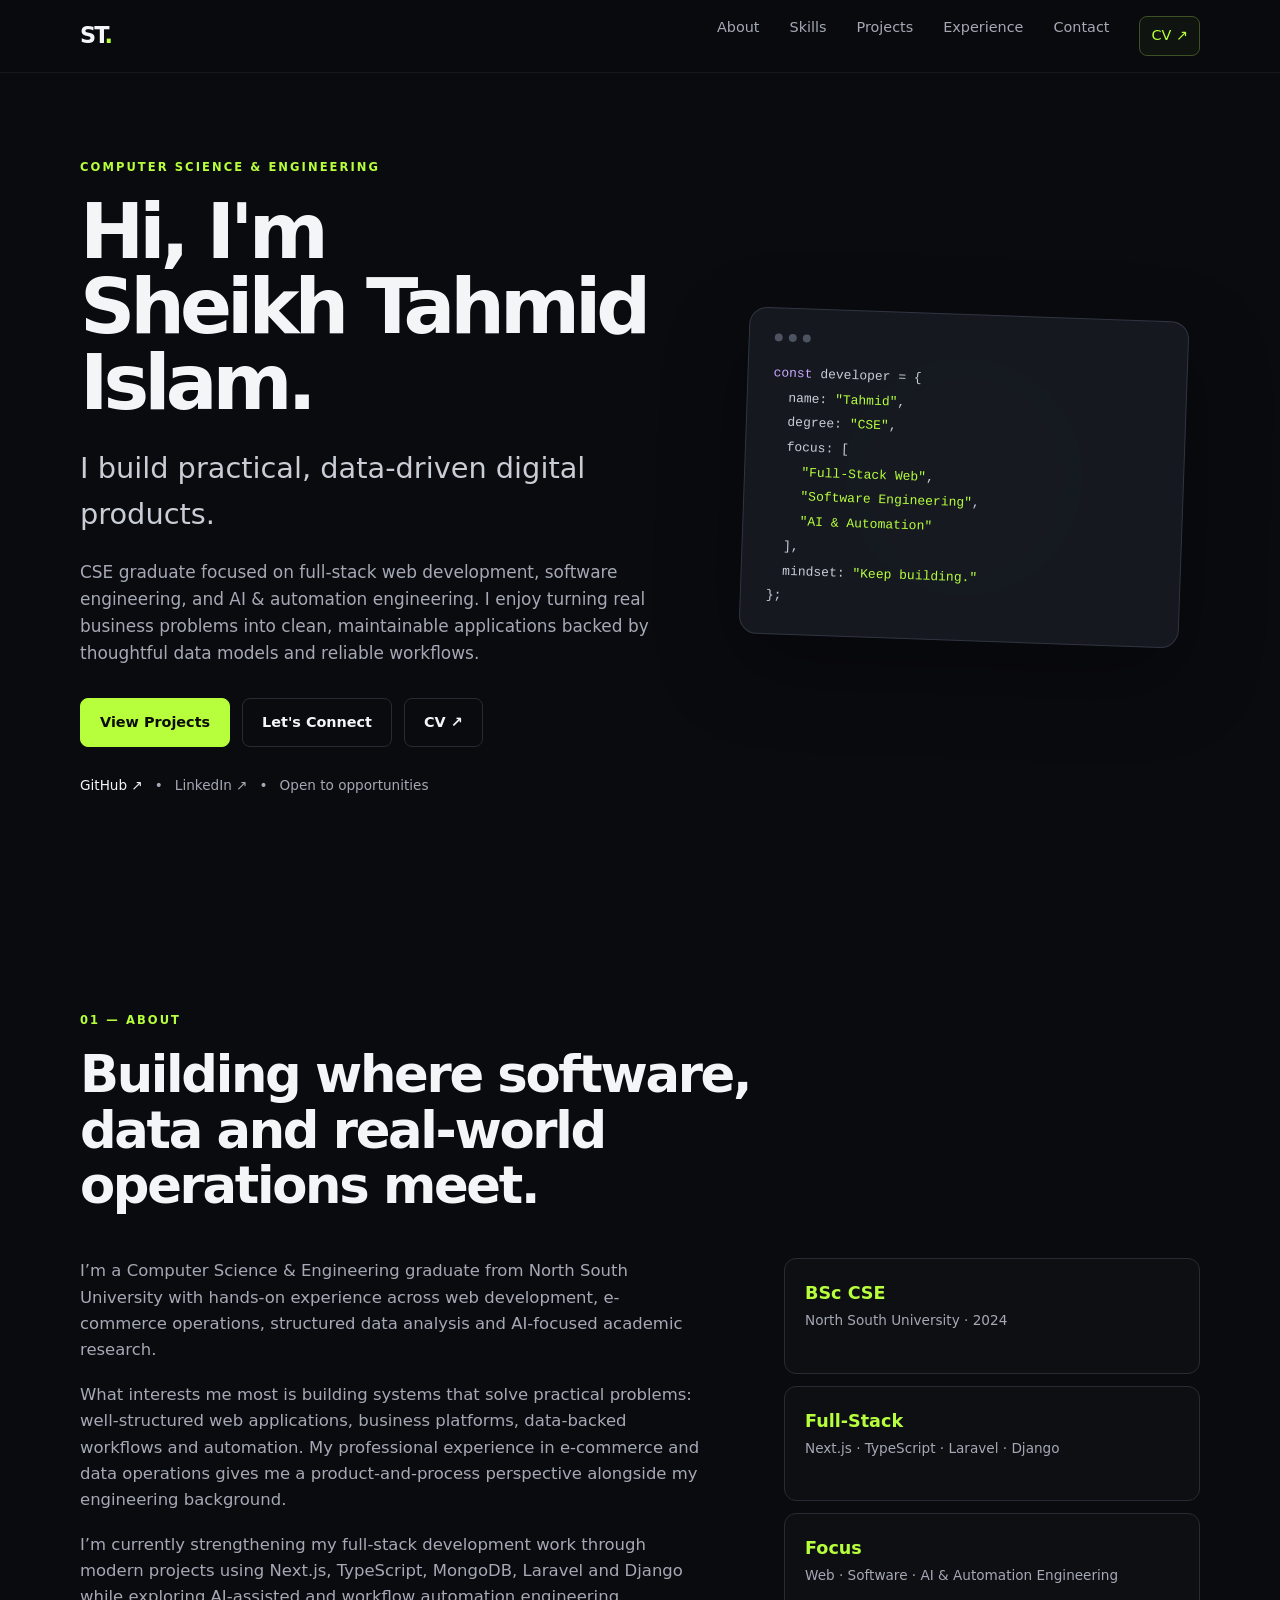
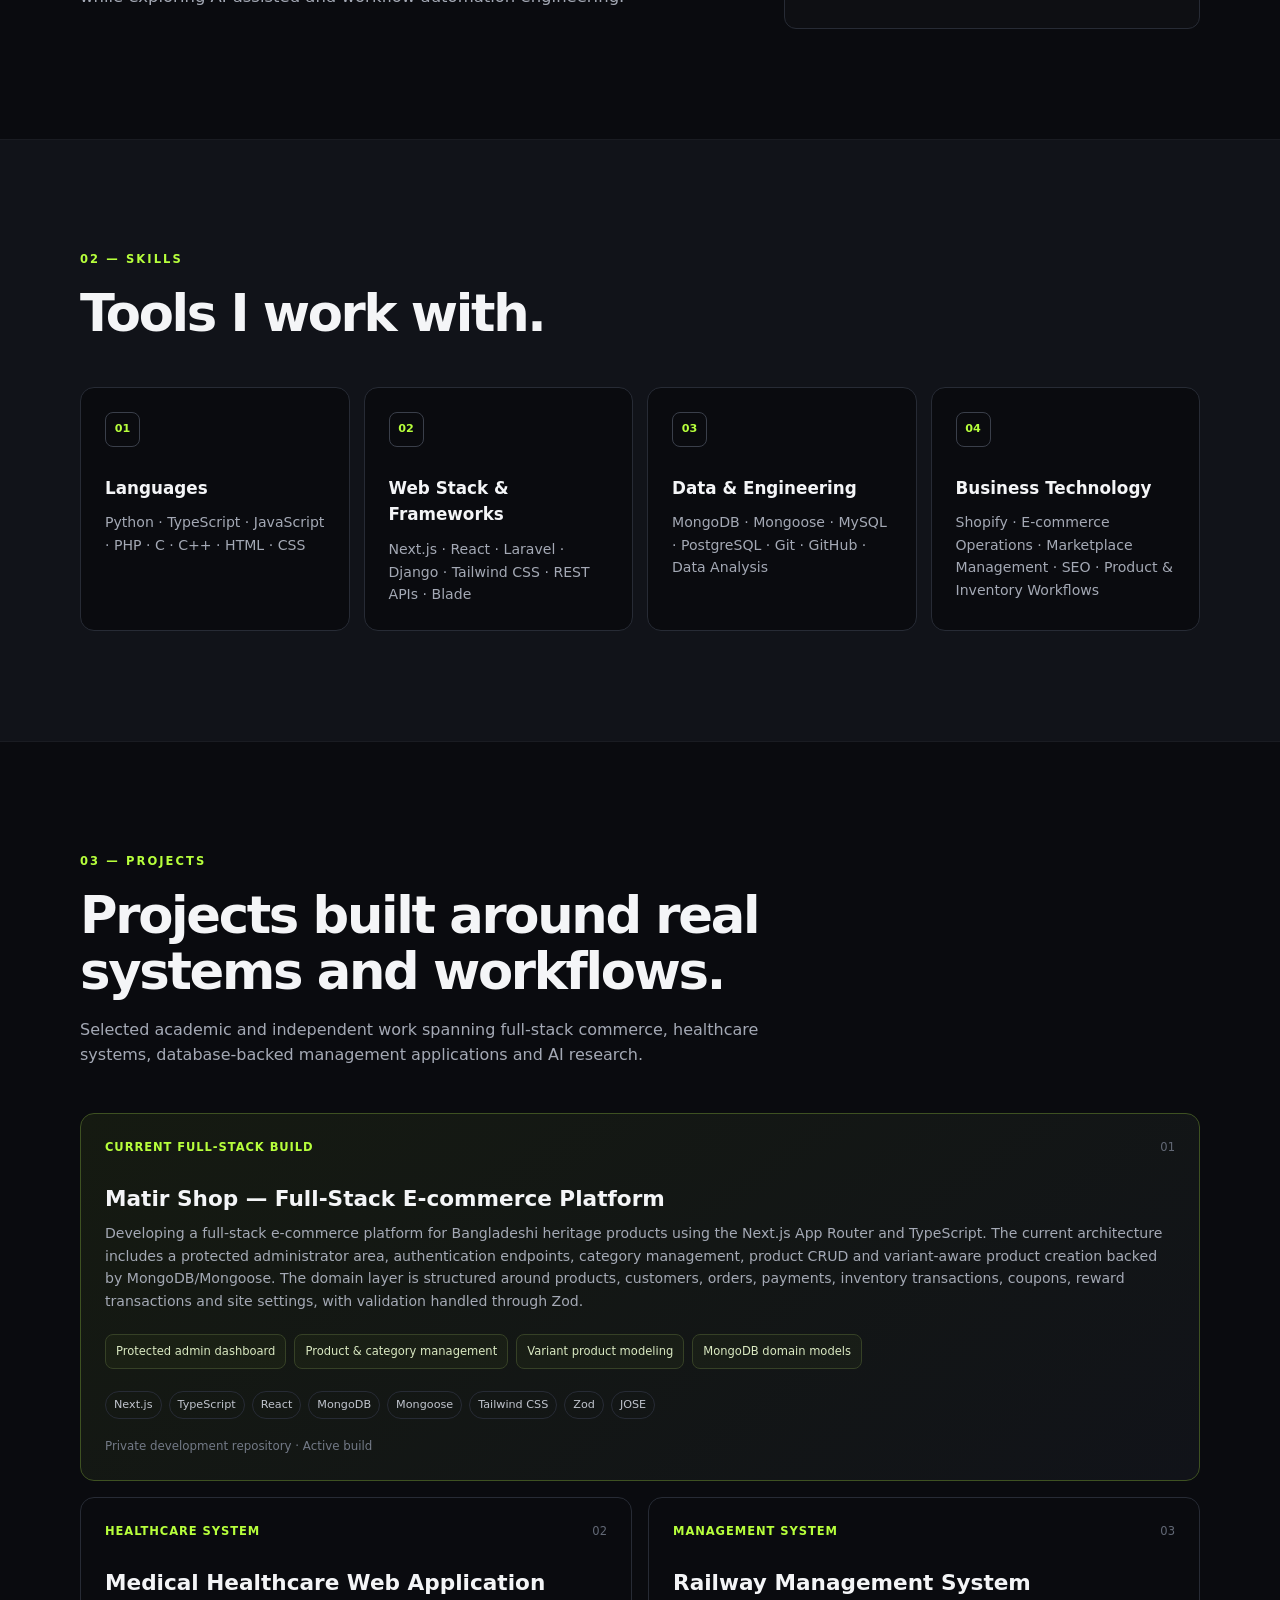
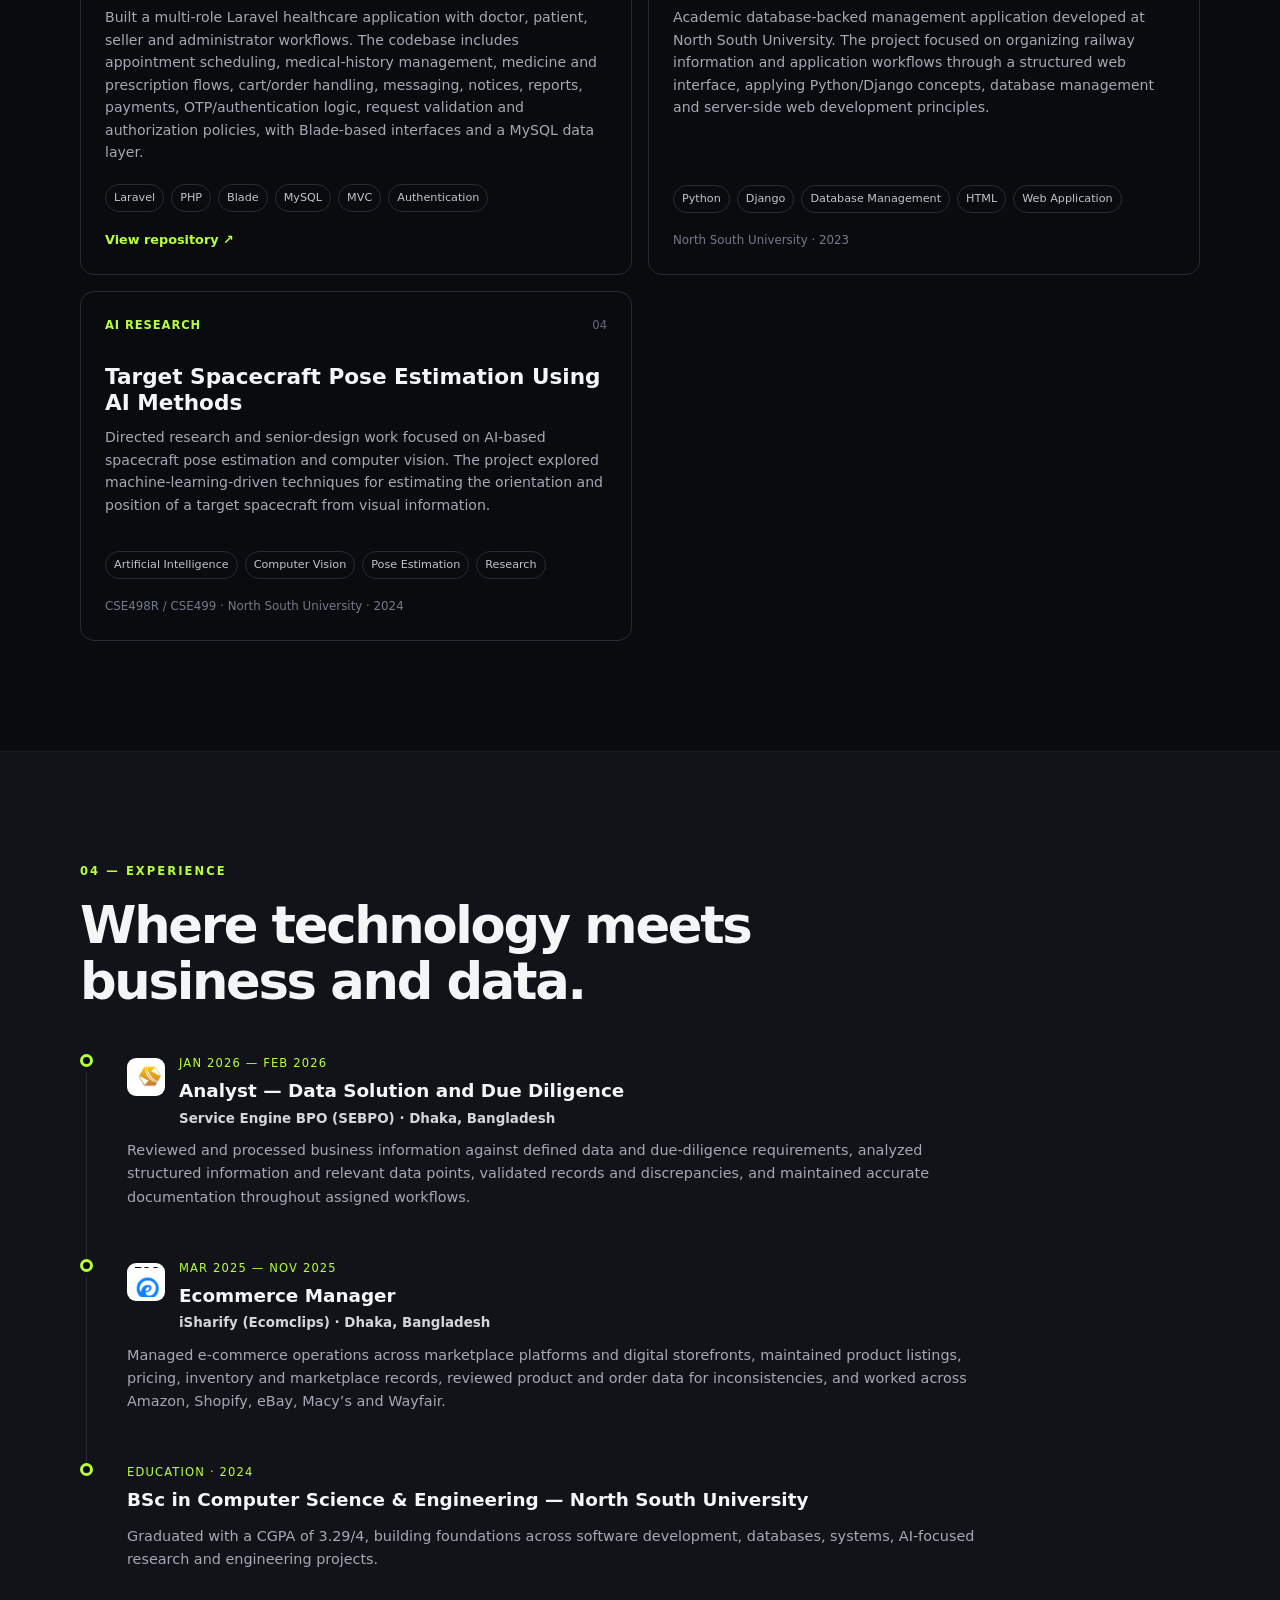
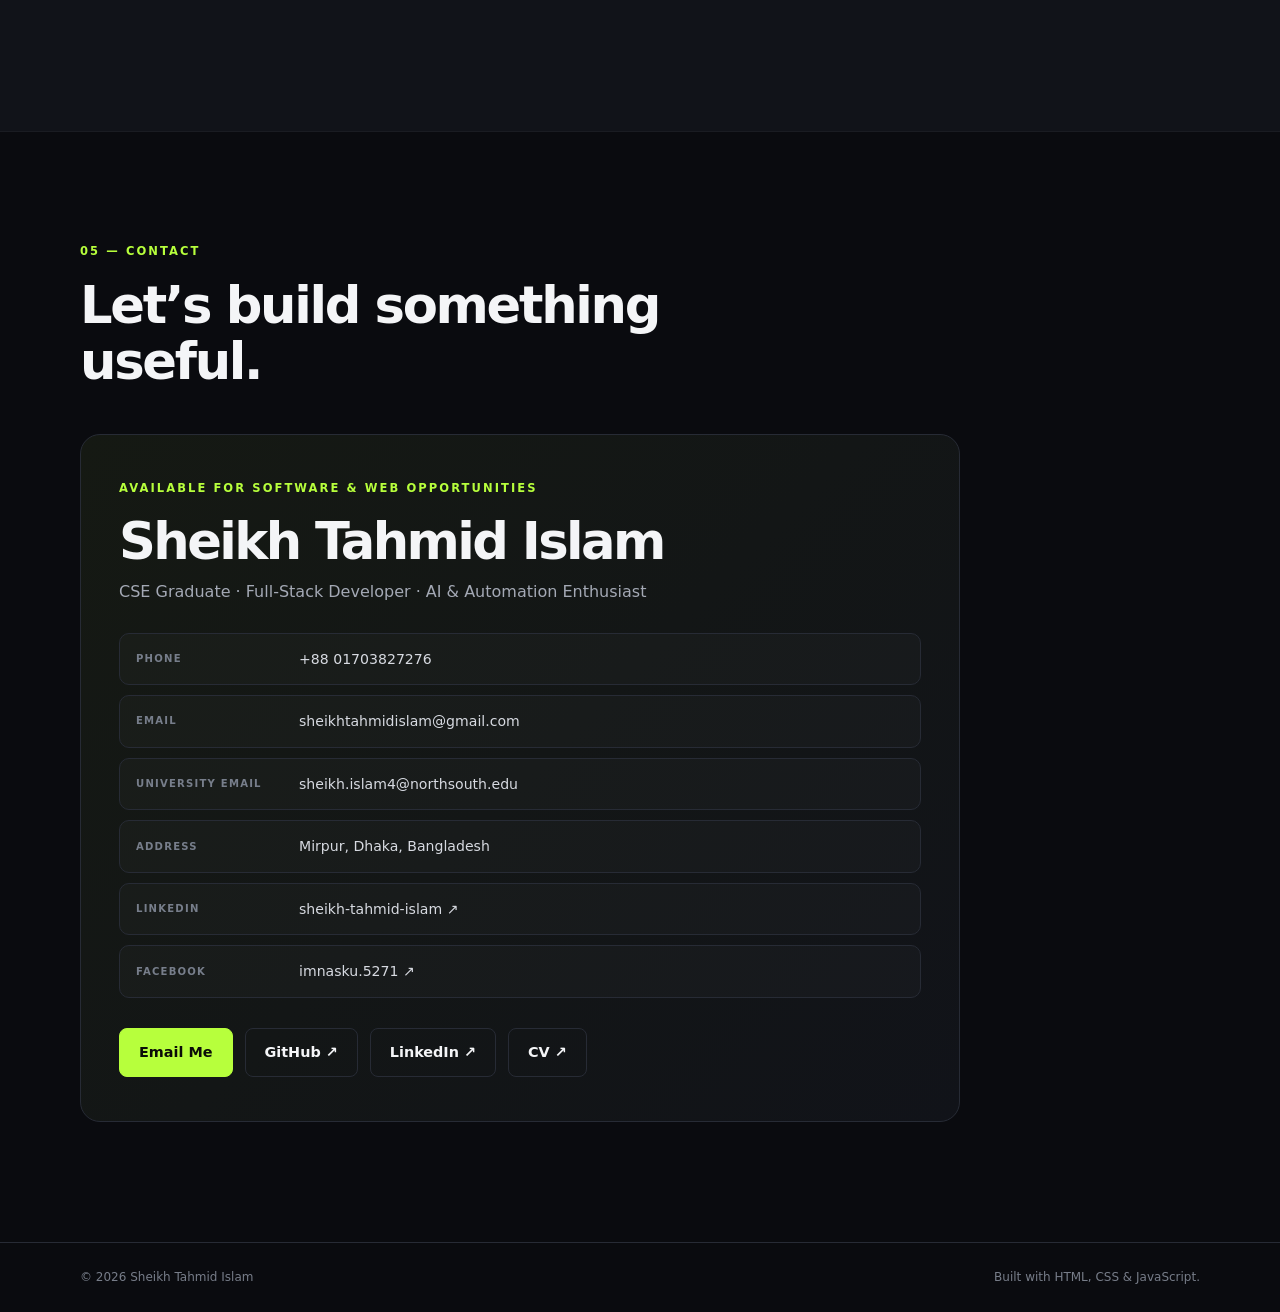
<file: index.html>
<!doctype html>
<html lang="en">
<head>
  <meta charset="UTF-8">
  <meta name="viewport" content="width=device-width, initial-scale=1.0">
  <meta name="description" content="Portfolio of Sheikh Tahmid Islam — CSE graduate and full-stack developer focused on web development, software engineering, AI and automation.">
  <meta name="theme-color" content="#0a0b0f">
  <title>Sheikh Tahmid Islam | Full-Stack Developer</title>
  <link rel="stylesheet" href="styles.css">
</head>
<body>
  <header class="nav-wrap">
    <nav class="nav container">
      <a class="brand" href="#home">ST<span>.</span></a>
      <button class="menu-btn" aria-label="Open navigation" aria-expanded="false">☰</button>
      <div class="nav-links">
        <a href="#about">About</a><a href="#skills">Skills</a><a href="#projects">Projects</a><a href="#experience">Experience</a><a href="#contact">Contact</a><a class="nav-cv" href="cv.html" target="_blank" rel="noreferrer">CV ↗</a>
      </div>
    </nav>
  </header>

  <main>
    <section id="home" class="hero container">
      <div class="hero-copy">
        <p class="eyebrow">COMPUTER SCIENCE & ENGINEERING</p>
        <h1>Hi, I'm <span>Sheikh Tahmid Islam.</span></h1>
        <h2>I build practical, data-driven digital products.</h2>
        <p class="lead">CSE graduate focused on full-stack web development, software engineering, and AI & automation engineering. I enjoy turning real business problems into clean, maintainable applications backed by thoughtful data models and reliable workflows.</p>
        <div class="actions">
          <a class="btn primary" href="#projects">View Projects</a>
          <a class="btn secondary" href="#contact">Let's Connect</a>
          <a class="btn secondary" href="cv.html" target="_blank" rel="noreferrer">CV ↗</a>
        </div>
        <div class="quick-links">
          <a href="https://github.com/SheikhTahmid" target="_blank" rel="noreferrer">GitHub ↗</a>
          <span>•</span>
          <a href="https://www.linkedin.com/in/sheikh-tahmid-islam-10b756310" target="_blank" rel="noreferrer">LinkedIn ↗</a>
          <span>•</span><a href="#contact">Open to opportunities</a>
        </div>
      </div>
      <div class="hero-card">
        <div class="orb"></div>
        <div class="code-card">
          <div class="dots"><i></i><i></i><i></i></div>
          <pre><code><span class="purple">const</span> developer = {
  name: <span class="green">"Tahmid"</span>,
  degree: <span class="green">"CSE"</span>,
  focus: [
    <span class="green">"Full-Stack Web"</span>,
    <span class="green">"Software Engineering"</span>,
    <span class="green">"AI & Automation"</span>
  ],
  mindset: <span class="green">"Keep building."</span>
};</code></pre>
        </div>
      </div>
    </section>

    <section id="about" class="section container">
      <div class="section-heading"><p class="eyebrow">01 — ABOUT</p><h2>Building where software, data and real-world operations meet.</h2></div>
      <div class="about-grid">
        <div>
          <p>I’m a Computer Science & Engineering graduate from North South University with hands-on experience across web development, e-commerce operations, structured data analysis and AI-focused academic research.</p>
          <p>What interests me most is building systems that solve practical problems: well-structured web applications, business platforms, data-backed workflows and automation. My professional experience in e-commerce and data operations gives me a product-and-process perspective alongside my engineering background.</p>
          <p>I’m currently strengthening my full-stack development work through modern projects using Next.js, TypeScript, MongoDB, Laravel and Django while exploring AI-assisted and workflow automation engineering.</p>
        </div>
        <div class="facts">
          <div><strong>BSc CSE</strong><span>North South University · 2024</span></div>
          <div><strong>Full-Stack</strong><span>Next.js · TypeScript · Laravel · Django</span></div>
          <div><strong>Focus</strong><span>Web · Software · AI & Automation Engineering</span></div>
        </div>
      </div>
    </section>

    <section id="skills" class="section section-alt">
      <div class="container">
        <div class="section-heading"><p class="eyebrow">02 — SKILLS</p><h2>Tools I work with.</h2></div>
        <div class="skills-grid">
          <article><span class="skill-icon">01</span><h3>Languages</h3><p>Python · TypeScript · JavaScript · PHP · C · C++ · HTML · CSS</p></article>
          <article><span class="skill-icon">02</span><h3>Web Stack & Frameworks</h3><p>Next.js · React · Laravel · Django · Tailwind CSS · REST APIs · Blade</p></article>
          <article><span class="skill-icon">03</span><h3>Data & Engineering</h3><p>MongoDB · Mongoose · MySQL · PostgreSQL · Git · GitHub · Data Analysis</p></article>
          <article><span class="skill-icon">04</span><h3>Business Technology</h3><p>Shopify · E-commerce Operations · Marketplace Management · SEO · Product & Inventory Workflows</p></article>
        </div>
      </div>
    </section>

    <section id="projects" class="section container">
      <div class="section-heading"><p class="eyebrow">03 — PROJECTS</p><h2>Projects built around real systems and workflows.</h2><p class="section-intro">Selected academic and independent work spanning full-stack commerce, healthcare systems, database-backed management applications and AI research.</p></div>

      <div class="projects-grid">
        <article class="project featured project-wide">
          <div class="project-top"><span class="tag">Current Full-Stack Build</span><span>01</span></div>
          <h3>Matir Shop — Full-Stack E-commerce Platform</h3>
          <p>Developing a full-stack e-commerce platform for Bangladeshi heritage products using the Next.js App Router and TypeScript. The current architecture includes a protected administrator area, authentication endpoints, category management, product CRUD and variant-aware product creation backed by MongoDB/Mongoose. The domain layer is structured around products, customers, orders, payments, inventory transactions, coupons, reward transactions and site settings, with validation handled through Zod.</p>
          <div class="project-highlights">
            <span>Protected admin dashboard</span><span>Product & category management</span><span>Variant product modeling</span><span>MongoDB domain models</span>
          </div>
          <div class="tech"><span>Next.js</span><span>TypeScript</span><span>React</span><span>MongoDB</span><span>Mongoose</span><span>Tailwind CSS</span><span>Zod</span><span>JOSE</span></div>
          <p class="project-note">Private development repository · Active build</p>
        </article>

        <article class="project">
          <div class="project-top"><span class="tag">Healthcare System</span><span>02</span></div>
          <h3>Medical Healthcare Web Application</h3>
          <p>Built a multi-role Laravel healthcare application with doctor, patient, seller and administrator workflows. The codebase includes appointment scheduling, medical-history management, medicine and prescription flows, cart/order handling, messaging, notices, reports, payments, OTP/authentication logic, request validation and authorization policies, with Blade-based interfaces and a MySQL data layer.</p>
          <div class="tech"><span>Laravel</span><span>PHP</span><span>Blade</span><span>MySQL</span><span>MVC</span><span>Authentication</span></div>
          <a href="https://github.com/SheikhTahmid/Medical_Healthcare_Web_Application" target="_blank" rel="noreferrer">View repository ↗</a>
        </article>

        <article class="project">
          <div class="project-top"><span class="tag">Management System</span><span>03</span></div>
          <h3>Railway Management System</h3>
          <p>Academic database-backed management application developed at North South University. The project focused on organizing railway information and application workflows through a structured web interface, applying Python/Django concepts, database management and server-side web development principles.</p>
          <div class="tech"><span>Python</span><span>Django</span><span>Database Management</span><span>HTML</span><span>Web Application</span></div>
          <p class="project-note">North South University · 2023</p>
        </article>

        <article class="project">
          <div class="project-top"><span class="tag">AI Research</span><span>04</span></div>
          <h3>Target Spacecraft Pose Estimation Using AI Methods</h3>
          <p>Directed research and senior-design work focused on AI-based spacecraft pose estimation and computer vision. The project explored machine-learning-driven techniques for estimating the orientation and position of a target spacecraft from visual information.</p>
          <div class="tech"><span>Artificial Intelligence</span><span>Computer Vision</span><span>Pose Estimation</span><span>Research</span></div>
          <p class="project-note">CSE498R / CSE499 · North South University · 2024</p>
        </article>
      </div>
    </section>

    <section id="experience" class="section section-alt">
      <div class="container">
        <div class="section-heading"><p class="eyebrow">04 — EXPERIENCE</p><h2>Where technology meets business and data.</h2></div>
        <div class="timeline">
          <div class="timeline-item">
            <span class="timeline-dot"></span>
            <div class="timeline-content">
              <div class="experience-head">
                <div class="company-mark logo-sebpo" aria-label="Service Engine BPO logo"></div>
                <div><p class="muted">JAN 2026 — FEB 2026</p><h3>Analyst — Data Solution and Due Diligence</h3><p class="company">Service Engine BPO (SEBPO) · Dhaka, Bangladesh</p></div>
              </div>
              <p>Reviewed and processed business information against defined data and due-diligence requirements, analyzed structured information and relevant data points, validated records and discrepancies, and maintained accurate documentation throughout assigned workflows.</p>
            </div>
          </div>

          <div class="timeline-item">
            <span class="timeline-dot"></span>
            <div class="timeline-content">
              <div class="experience-head">
                <div class="company-mark logo-isharify" aria-label="iSharify logo"></div>
                <div><p class="muted">MAR 2025 — NOV 2025</p><h3>Ecommerce Manager</h3><p class="company">iSharify (Ecomclips) · Dhaka, Bangladesh</p></div>
              </div>
              <p>Managed e-commerce operations across marketplace platforms and digital storefronts, maintained product listings, pricing, inventory and marketplace records, reviewed product and order data for inconsistencies, and worked across Amazon, Shopify, eBay, Macy’s and Wayfair.</p>
            </div>
          </div>

          <div class="timeline-item">
            <span class="timeline-dot"></span>
            <div class="timeline-content">
              <p class="muted">EDUCATION · 2024</p>
              <h3>BSc in Computer Science & Engineering — North South University</h3>
              <p>Graduated with a CGPA of 3.29/4, building foundations across software development, databases, systems, AI-focused research and engineering projects.</p>
            </div>
          </div>
        </div>
      </div>
    </section>

    <section id="contact" class="section container contact">
      <div class="section-heading"><p class="eyebrow">05 — CONTACT</p><h2>Let’s build something useful.</h2></div>
      <div class="contact-profile contact-profile-text">
        <div class="contact-details">
          <p class="eyebrow">AVAILABLE FOR SOFTWARE & WEB OPPORTUNITIES</p>
          <h2>Sheikh Tahmid Islam</h2>
          <p class="contact-role">CSE Graduate · Full-Stack Developer · AI & Automation Enthusiast</p>
          <div class="contact-lines">
            <a href="tel:+8801703827276"><span>Phone</span>+88 01703827276</a>
            <a href="mailto:sheikhtahmidislam@gmail.com"><span>Email</span>sheikhtahmidislam@gmail.com</a>
            <a href="mailto:sheikh.islam4@northsouth.edu"><span>University Email</span>sheikh.islam4@northsouth.edu</a>
            <p><span>Address</span>Mirpur, Dhaka, Bangladesh</p>
            <a href="https://www.linkedin.com/in/sheikh-tahmid-islam-10b756310" target="_blank" rel="noreferrer"><span>LinkedIn</span>sheikh-tahmid-islam ↗</a>
            <a href="https://www.facebook.com/imnasku.5271" target="_blank" rel="noreferrer"><span>Facebook</span>imnasku.5271 ↗</a>
          </div>
          <div class="contact-actions">
            <a class="btn primary" href="mailto:sheikhtahmidislam@gmail.com">Email Me</a>
            <a class="btn secondary" href="https://github.com/SheikhTahmid" target="_blank" rel="noreferrer">GitHub ↗</a>
            <a class="btn secondary" href="https://www.linkedin.com/in/sheikh-tahmid-islam-10b756310" target="_blank" rel="noreferrer">LinkedIn ↗</a>
            <a class="btn secondary" href="cv.html" target="_blank" rel="noreferrer">CV ↗</a>
          </div>
        </div>
      </div>
    </section>
  </main>

  <footer><div class="container footer-inner"><span>© <span id="year"></span> Sheikh Tahmid Islam</span><span>Built with HTML, CSS & JavaScript.</span></div></footer>
  <script src="script.js"></script>
</body>
</html>
</file>
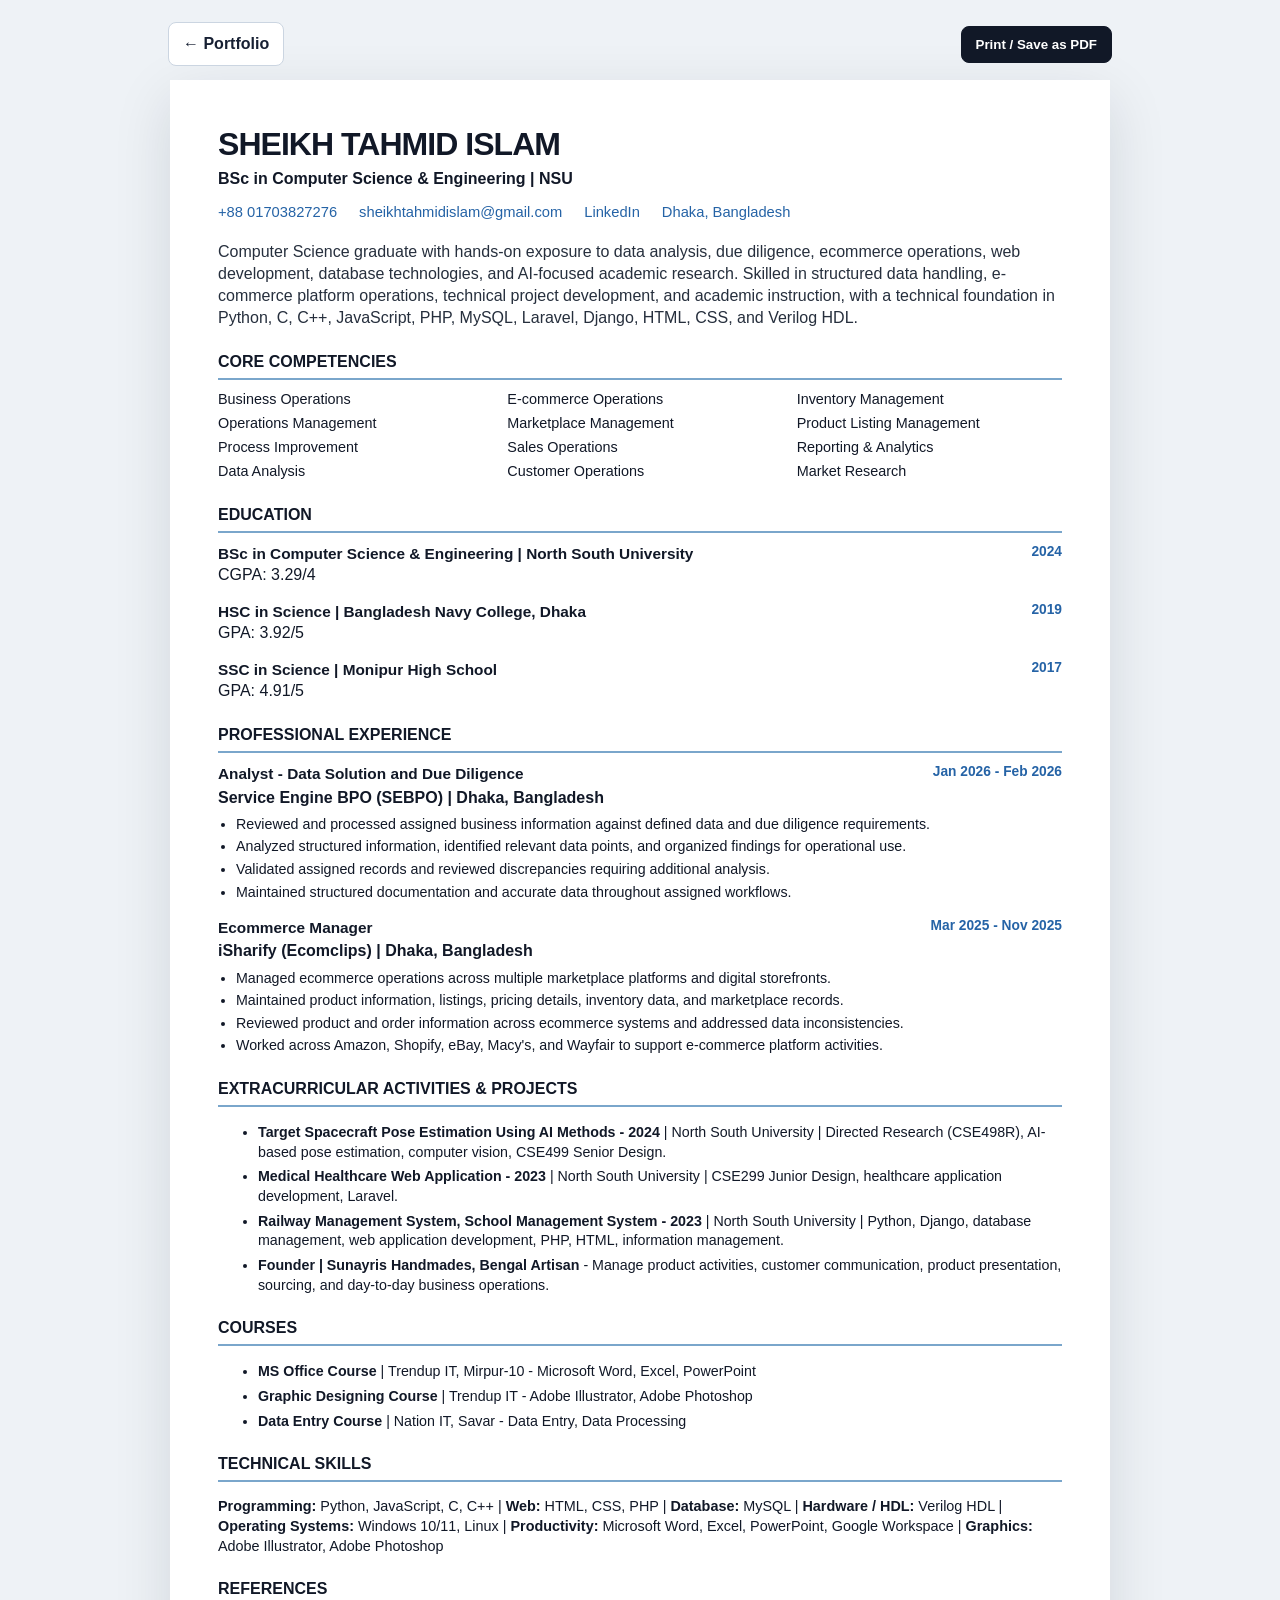
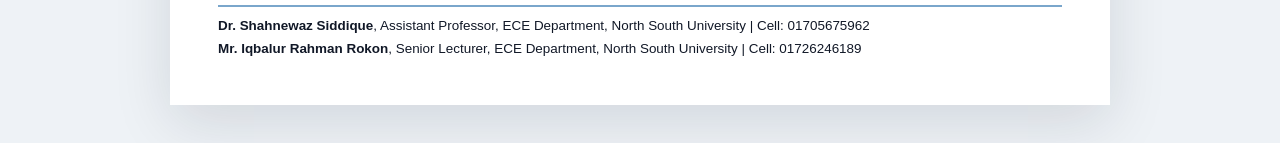
<file: cv.html>
<!doctype html>
<html lang="en">
<head>
  <meta charset="UTF-8">
  <meta name="viewport" content="width=device-width, initial-scale=1.0">
  <meta name="description" content="CV of Sheikh Tahmid Islam, BSc in Computer Science & Engineering from North South University.">
  <title>CV | Sheikh Tahmid Islam</title>
  <style>
    :root{--ink:#111827;--muted:#596273;--accent:#2563a6;--line:#d9e0e8;--paper:#fff;--bg:#eef2f6}
    *{box-sizing:border-box}body{margin:0;background:var(--bg);font-family:Arial,Helvetica,sans-serif;color:var(--ink);line-height:1.38}
    .toolbar{max-width:980px;margin:22px auto 0;padding:0 18px;display:flex;justify-content:space-between;align-items:center;gap:12px}
    .toolbar a,.toolbar button{border:1px solid #cbd5e1;background:#fff;color:#172033;padding:10px 14px;border-radius:8px;text-decoration:none;font-weight:700;cursor:pointer}
    .toolbar .primary{background:#111827;color:#fff;border-color:#111827}
    .resume{width:min(940px,calc(100% - 36px));margin:14px auto 38px;background:var(--paper);padding:42px 48px;box-shadow:0 18px 55px rgba(15,23,42,.12)}
    h1{margin:0;font-size:2rem;letter-spacing:-.03em}.subtitle{font-weight:700;margin:2px 0 12px}.contact{display:flex;flex-wrap:wrap;gap:8px 22px;color:var(--accent);font-size:.92rem}.contact a{color:inherit;text-decoration:none}
    .summary{margin:18px 0 20px;color:#262f3d}.section{margin-top:22px}.section h2{font-size:1rem;margin:0 0 10px;padding-bottom:5px;border-bottom:2px solid #7aa6cb;text-transform:uppercase}.grid{display:grid;grid-template-columns:repeat(3,1fr);gap:4px 24px}.grid div,.skills{font-size:.9rem}
    .entry{margin:0 0 15px}.entry-head{display:flex;justify-content:space-between;gap:15px;align-items:flex-start}.entry h3{font-size:.96rem;margin:0}.entry .org{font-weight:700;margin-top:2px}.entry .date{color:var(--accent);white-space:nowrap;font-weight:700;font-size:.86rem}.entry ul{margin:6px 0 0 18px;padding:0}.entry li{margin:3px 0;font-size:.89rem}
    .projects li,.courses li{margin:5px 0;font-size:.89rem}.ref{font-size:.84rem;margin:4px 0}.back{color:#475569}
    @media(max-width:700px){.resume{padding:28px 24px}.grid{grid-template-columns:1fr 1fr}.entry-head{display:block}.date{margin-top:4px;display:block}.toolbar{align-items:stretch}.toolbar span{display:none}}
    @media print{body{background:#fff}.toolbar{display:none}.resume{width:100%;margin:0;box-shadow:none;padding:18mm 14mm}.section{break-inside:avoid}}
  </style>
</head>
<body>
  <div class="toolbar">
    <a class="back" href="index.html">← Portfolio</a>
    <button class="primary" onclick="window.print()">Print / Save as PDF</button>
  </div>
  <main class="resume">
    <header>
      <h1>SHEIKH TAHMID ISLAM</h1>
      <p class="subtitle">BSc in Computer Science & Engineering | NSU</p>
      <div class="contact">
        <a href="tel:+8801703827276">+88 01703827276</a>
        <a href="mailto:sheikhtahmidislam@gmail.com">sheikhtahmidislam@gmail.com</a>
        <a href="https://www.linkedin.com/in/sheikh-tahmid-islam-10b756310" target="_blank" rel="noreferrer">LinkedIn</a>
        <span>Dhaka, Bangladesh</span>
      </div>
    </header>

    <p class="summary">Computer Science graduate with hands-on exposure to data analysis, due diligence, ecommerce operations, web development, database technologies, and AI-focused academic research. Skilled in structured data handling, e-commerce platform operations, technical project development, and academic instruction, with a technical foundation in Python, C, C++, JavaScript, PHP, MySQL, Laravel, Django, HTML, CSS, and Verilog HDL.</p>

    <section class="section">
      <h2>Core Competencies</h2>
      <div class="grid">
        <div>Business Operations</div><div>E-commerce Operations</div><div>Inventory Management</div>
        <div>Operations Management</div><div>Marketplace Management</div><div>Product Listing Management</div>
        <div>Process Improvement</div><div>Sales Operations</div><div>Reporting & Analytics</div>
        <div>Data Analysis</div><div>Customer Operations</div><div>Market Research</div>
      </div>
    </section>

    <section class="section">
      <h2>Education</h2>
      <div class="entry"><div class="entry-head"><h3>BSc in Computer Science & Engineering | North South University</h3><span class="date">2024</span></div><div>CGPA: 3.29/4</div></div>
      <div class="entry"><div class="entry-head"><h3>HSC in Science | Bangladesh Navy College, Dhaka</h3><span class="date">2019</span></div><div>GPA: 3.92/5</div></div>
      <div class="entry"><div class="entry-head"><h3>SSC in Science | Monipur High School</h3><span class="date">2017</span></div><div>GPA: 4.91/5</div></div>
    </section>

    <section class="section">
      <h2>Professional Experience</h2>
      <div class="entry">
        <div class="entry-head"><div><h3>Analyst - Data Solution and Due Diligence</h3><div class="org">Service Engine BPO (SEBPO) | Dhaka, Bangladesh</div></div><span class="date">Jan 2026 - Feb 2026</span></div>
        <ul><li>Reviewed and processed assigned business information against defined data and due diligence requirements.</li><li>Analyzed structured information, identified relevant data points, and organized findings for operational use.</li><li>Validated assigned records and reviewed discrepancies requiring additional analysis.</li><li>Maintained structured documentation and accurate data throughout assigned workflows.</li></ul>
      </div>
      <div class="entry">
        <div class="entry-head"><div><h3>Ecommerce Manager</h3><div class="org">iSharify (Ecomclips) | Dhaka, Bangladesh</div></div><span class="date">Mar 2025 - Nov 2025</span></div>
        <ul><li>Managed ecommerce operations across multiple marketplace platforms and digital storefronts.</li><li>Maintained product information, listings, pricing details, inventory data, and marketplace records.</li><li>Reviewed product and order information across ecommerce systems and addressed data inconsistencies.</li><li>Worked across Amazon, Shopify, eBay, Macy's, and Wayfair to support e-commerce platform activities.</li></ul>
      </div>
    </section>

    <section class="section">
      <h2>Extracurricular Activities & Projects</h2>
      <ul class="projects">
        <li><strong>Target Spacecraft Pose Estimation Using AI Methods - 2024</strong> | North South University | Directed Research (CSE498R), AI-based pose estimation, computer vision, CSE499 Senior Design.</li>
        <li><strong>Medical Healthcare Web Application - 2023</strong> | North South University | CSE299 Junior Design, healthcare application development, Laravel.</li>
        <li><strong>Railway Management System, School Management System - 2023</strong> | North South University | Python, Django, database management, web application development, PHP, HTML, information management.</li>
        <li><strong>Founder | Sunayris Handmades, Bengal Artisan</strong> - Manage product activities, customer communication, product presentation, sourcing, and day-to-day business operations.</li>
      </ul>
    </section>

    <section class="section">
      <h2>Courses</h2>
      <ul class="courses"><li><strong>MS Office Course</strong> | Trendup IT, Mirpur-10 - Microsoft Word, Excel, PowerPoint</li><li><strong>Graphic Designing Course</strong> | Trendup IT - Adobe Illustrator, Adobe Photoshop</li><li><strong>Data Entry Course</strong> | Nation IT, Savar - Data Entry, Data Processing</li></ul>
    </section>

    <section class="section">
      <h2>Technical Skills</h2>
      <p class="skills"><strong>Programming:</strong> Python, JavaScript, C, C++ | <strong>Web:</strong> HTML, CSS, PHP | <strong>Database:</strong> MySQL | <strong>Hardware / HDL:</strong> Verilog HDL | <strong>Operating Systems:</strong> Windows 10/11, Linux | <strong>Productivity:</strong> Microsoft Word, Excel, PowerPoint, Google Workspace | <strong>Graphics:</strong> Adobe Illustrator, Adobe Photoshop</p>
    </section>

    <section class="section">
      <h2>References</h2>
      <p class="ref"><strong>Dr. Shahnewaz Siddique</strong>, Assistant Professor, ECE Department, North South University | Cell: 01705675962</p>
      <p class="ref"><strong>Mr. Iqbalur Rahman Rokon</strong>, Senior Lecturer, ECE Department, North South University | Cell: 01726246189</p>
    </section>
  </main>
</body>
</html>
</file>
<file: styles.css>
:root{--bg:#0a0b0f;--surface:#111319;--surface2:#171a22;--text:#f4f5f7;--muted:#a4a9b5;--line:#272b35;--accent:#b7ff3c;--accent2:#8ddf13;--max:1120px}
*{box-sizing:border-box;margin:0;padding:0}html{scroll-behavior:smooth}body{font-family:Inter,ui-sans-serif,system-ui,-apple-system,BlinkMacSystemFont,"Segoe UI",sans-serif;background:var(--bg);color:var(--text);line-height:1.6}a{color:inherit;text-decoration:none}.container{width:min(var(--max),calc(100% - 40px));margin:auto}.nav-wrap{position:sticky;top:0;z-index:20;background:rgba(10,11,15,.84);backdrop-filter:blur(16px);border-bottom:1px solid rgba(255,255,255,.06)}.nav{height:72px;display:flex;align-items:center;justify-content:space-between}.brand{font-size:1.4rem;font-weight:900;letter-spacing:-.08em}.brand span{color:var(--accent)}.nav-links{display:flex;gap:30px;color:var(--muted);font-size:.9rem}.nav-links a:hover,.quick-links a:hover{color:var(--accent)}.nav-cv{padding:7px 11px;border:1px solid #3e5122;border-radius:8px;color:var(--accent)!important;background:rgba(183,255,60,.04)}.menu-btn{display:none;background:none;border:0;color:var(--text);font-size:1.4rem}.hero{min-height:calc(100vh - 72px);display:grid;grid-template-columns:1.1fr .9fr;align-items:center;gap:70px;padding-top:50px;padding-bottom:70px}.eyebrow{color:var(--accent);font-size:.72rem;font-weight:800;letter-spacing:.18em;margin-bottom:18px}.hero h1{font-size:clamp(3rem,6vw,5.7rem);line-height:.98;letter-spacing:-.065em;max-width:800px}.hero h1 span{display:block}.hero h2{font-size:clamp(1.25rem,2.3vw,1.8rem);color:#c9cdd5;font-weight:500;margin-top:25px}.lead{color:var(--muted);font-size:1.06rem;max-width:690px;margin:22px 0 30px}.actions,.contact-actions{display:flex;gap:12px;flex-wrap:wrap}.btn{display:inline-flex;align-items:center;justify-content:center;padding:12px 19px;border-radius:8px;font-weight:750;font-size:.9rem;border:1px solid var(--line);transition:.2s}.btn.primary{background:var(--accent);color:#0b0d08;border-color:var(--accent)}.btn.primary:hover{background:#d0ff76;transform:translateY(-2px)}.btn.secondary:hover{border-color:#555b68;transform:translateY(-2px)}.quick-links{display:flex;gap:12px;margin-top:28px;color:var(--muted);font-size:.85rem;flex-wrap:wrap}.quick-links a:first-child{color:var(--text)}.hero-card{position:relative;min-height:430px;display:grid;place-items:center}.orb{position:absolute;width:300px;height:300px;border-radius:50%;background:radial-gradient(circle,var(--accent),transparent 65%);filter:blur(35px);opacity:.13}.code-card{position:relative;width:min(100%,440px);padding:25px;background:rgba(23,26,34,.9);border:1px solid #303541;border-radius:18px;box-shadow:0 30px 80px rgba(0,0,0,.35);transform:rotate(2deg)}.dots{display:flex;gap:6px;margin-bottom:20px}.dots i{width:8px;height:8px;border-radius:50%;background:#4d5360}.code-card pre{white-space:pre-wrap;color:#c8cdd6;font:13px/1.9 ui-monospace,SFMono-Regular,Menlo,monospace}.purple{color:#c9a7ff}.green{color:var(--accent)}.section{padding:110px 0}.section-alt{background:var(--surface);border-top:1px solid rgba(255,255,255,.04);border-bottom:1px solid rgba(255,255,255,.04)}.section-heading{max-width:760px;margin-bottom:45px}.section-heading h2{font-size:clamp(2rem,4vw,3.2rem);letter-spacing:-.045em;line-height:1.08}.section-intro{color:var(--muted);margin-top:18px;max-width:700px}.about-grid{display:grid;grid-template-columns:1.2fr .8fr;gap:80px}.about-grid p{color:var(--muted);font-size:1.03rem;margin-bottom:18px}.facts{display:grid;gap:12px}.facts div{padding:20px;border:1px solid var(--line);border-radius:12px;background:rgba(255,255,255,.015)}.facts strong{display:block;color:var(--accent);font-size:1.1rem}.facts span{color:var(--muted);font-size:.85rem}.skills-grid{display:grid;grid-template-columns:repeat(4,1fr);gap:14px}.skills-grid article,.project{background:var(--bg);border:1px solid var(--line);border-radius:14px;padding:24px}.skill-icon{display:inline-flex;width:35px;height:35px;border:1px solid #3a3f4a;border-radius:8px;align-items:center;justify-content:center;color:var(--accent);font-size:.7rem;font-weight:800;margin-bottom:28px}.skills-grid h3,.project h3{font-size:1.05rem;margin-bottom:10px}.skills-grid p,.project p{color:var(--muted);font-size:.88rem}.projects-grid{display:grid;grid-template-columns:repeat(2,1fr);gap:16px}.project{min-height:350px;display:flex;flex-direction:column}.project.featured{border-color:#3e5122;background:linear-gradient(145deg,#151a11,#111319)}.project-wide{grid-column:1/-1;min-height:auto}.project-top{display:flex;justify-content:space-between;color:#626875;font-size:.72rem;margin-bottom:30px}.tag{color:var(--accent);font-weight:750;text-transform:uppercase;letter-spacing:.08em}.project h3{font-size:1.35rem;line-height:1.2}.project p{margin-bottom:20px}.project-highlights{display:flex;flex-wrap:wrap;gap:8px;margin:2px 0 22px}.project-highlights span{padding:7px 10px;border:1px solid #364126;border-radius:8px;font-size:.72rem;color:#d9e8c1;background:rgba(183,255,60,.035)}.tech{display:flex;flex-wrap:wrap;gap:7px;margin-top:auto;margin-bottom:18px}.tech span{font-size:.7rem;border:1px solid var(--line);padding:4px 8px;border-radius:99px;color:#c0c4cd}.project>a{color:var(--accent);font-size:.8rem;font-weight:750}.project-note{font-size:.74rem!important;color:#737a87!important;margin-bottom:0!important}.timeline{max-width:900px}.timeline-item{position:relative;display:grid;grid-template-columns:25px 1fr;gap:22px;padding:0 0 50px}.timeline-item:after{content:"";position:absolute;left:6px;top:18px;bottom:0;width:1px;background:var(--line)}.timeline-item:last-child:after{display:none}.timeline-dot{width:13px;height:13px;border-radius:50%;border:3px solid var(--accent);background:var(--bg);position:relative;z-index:1}.timeline-content h3{font-size:1.15rem;margin:4px 0 2px}.timeline-content>p:not(.muted):not(.company){color:var(--muted);font-size:.9rem;margin-top:10px}.muted{color:var(--accent);font-size:.72rem;letter-spacing:.1em;text-transform:uppercase}.company{color:#d2d5dc;font-size:.84rem;font-weight:700}.experience-head{display:flex;align-items:flex-start;gap:14px}.company-mark{width:38px;height:38px;flex:0 0 38px;border-radius:9px;background-color:#fff;background-repeat:no-repeat;background-position:center;background-size:30px auto;border:1px solid rgba(255,255,255,.12);margin-top:4px}.logo-sebpo{background-image:url("[data-uri]")}.logo-isharify{background-image:url("[data-uri]")}
.contact{padding-bottom:120px}.contact-profile{display:grid;grid-template-columns:280px 1fr;gap:42px;padding:38px;border:1px solid var(--line);border-radius:20px;background:linear-gradient(135deg,#151913,#111319);align-items:stretch}.contact-profile-text{display:block;max-width:880px}.contact-profile-text .contact-details{padding:6px 0}.contact-photo{min-height:430px;border-radius:16px;background-image:url("[data-uri]");background-size:cover;background-position:center 35%;border:1px solid var(--line);box-shadow:inset 0 0 0 1px rgba(255,255,255,.02)}.contact-details{padding:10px 4px}.contact-details h2{font-size:clamp(2rem,4vw,3.2rem);letter-spacing:-.05em;line-height:1.05}.contact-role{color:var(--muted);margin:10px 0 24px}.contact-lines{display:flex;flex-direction:column;gap:10px;margin:28px 0 30px}.contact-lines a,.contact-lines p{display:grid;grid-template-columns:145px minmax(0,1fr);align-items:center;gap:18px;padding:14px 16px;border:1px solid var(--line);border-radius:10px;background:rgba(255,255,255,.018);font-size:.88rem;color:#d7dae1;transition:.2s}.contact-lines span{display:block;color:#777e8b;text-transform:uppercase;font-size:.63rem;letter-spacing:.12em;font-weight:750}.contact-lines a:hover{color:var(--accent);border-color:#3e5122;background:rgba(183,255,60,.035);transform:translateX(2px)}.pending-link{color:#8d939f!important}.contact-actions{margin-top:4px}footer{border-top:1px solid var(--line);padding:25px 0;color:#777d89;font-size:.75rem}.footer-inner{display:flex;justify-content:space-between;gap:20px}
@media(max-width:900px){.hero{grid-template-columns:1fr;gap:20px}.hero-card{min-height:300px}.skills-grid{grid-template-columns:1fr 1fr}.projects-grid{grid-template-columns:1fr}.project-wide{grid-column:auto}.about-grid{grid-template-columns:1fr;gap:35px}.contact-profile{grid-template-columns:220px 1fr}.contact-photo{min-height:360px}.nav-links{display:none}.menu-btn{display:block}.nav-links.open{display:flex;position:absolute;top:72px;left:0;right:0;background:var(--surface);padding:20px;flex-direction:column;gap:16px;border-bottom:1px solid var(--line)}}
@media(max-width:650px){.contact-profile{grid-template-columns:1fr;padding:24px}.contact-photo{min-height:420px;background-position:center 32%}.contact-lines a,.contact-lines p{grid-template-columns:1fr;gap:5px;padding:13px 14px}.experience-head{align-items:flex-start}.company-mark{width:34px;height:34px;flex-basis:34px;background-size:27px auto}}
@media(max-width:520px){.container{width:min(var(--max),calc(100% - 28px))}.hero h1{font-size:3rem}.skills-grid{grid-template-columns:1fr}.footer-inner{flex-direction:column}.code-card{transform:none}.section{padding:80px 0}}
</file>
